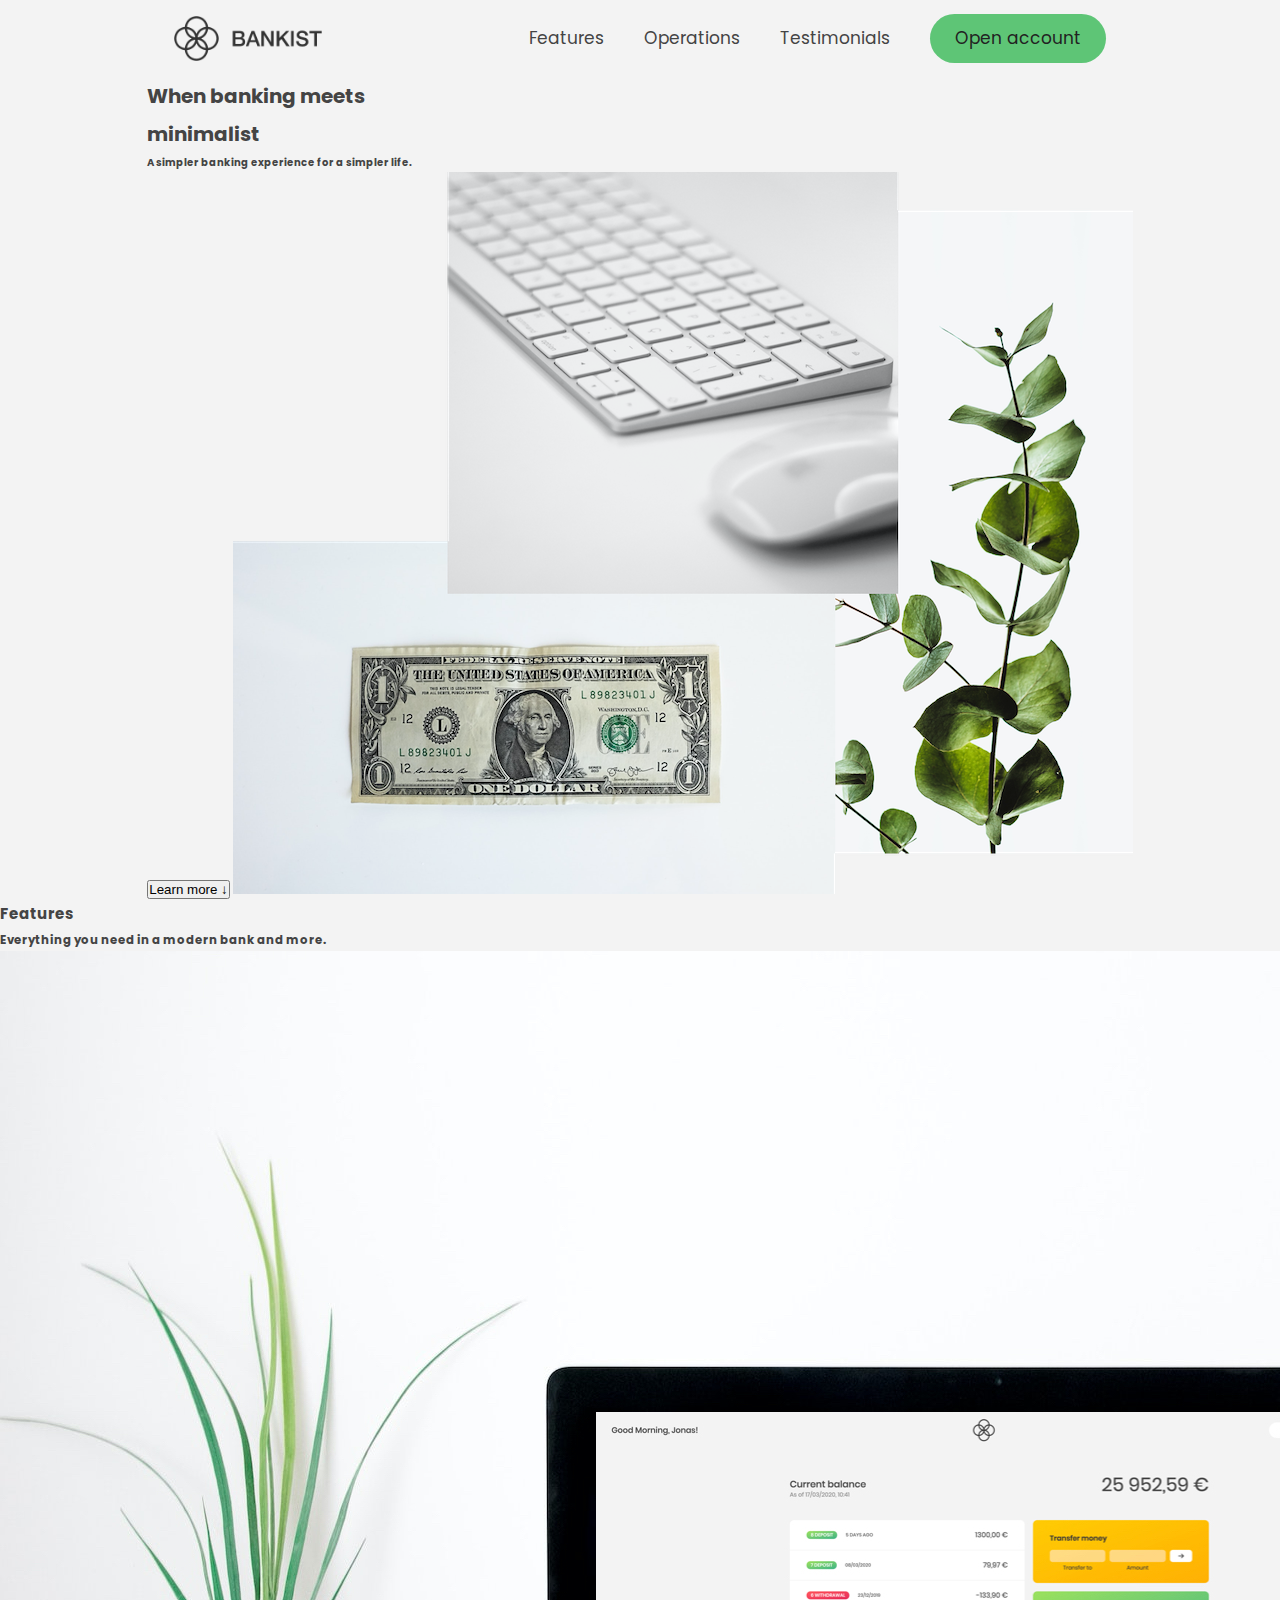
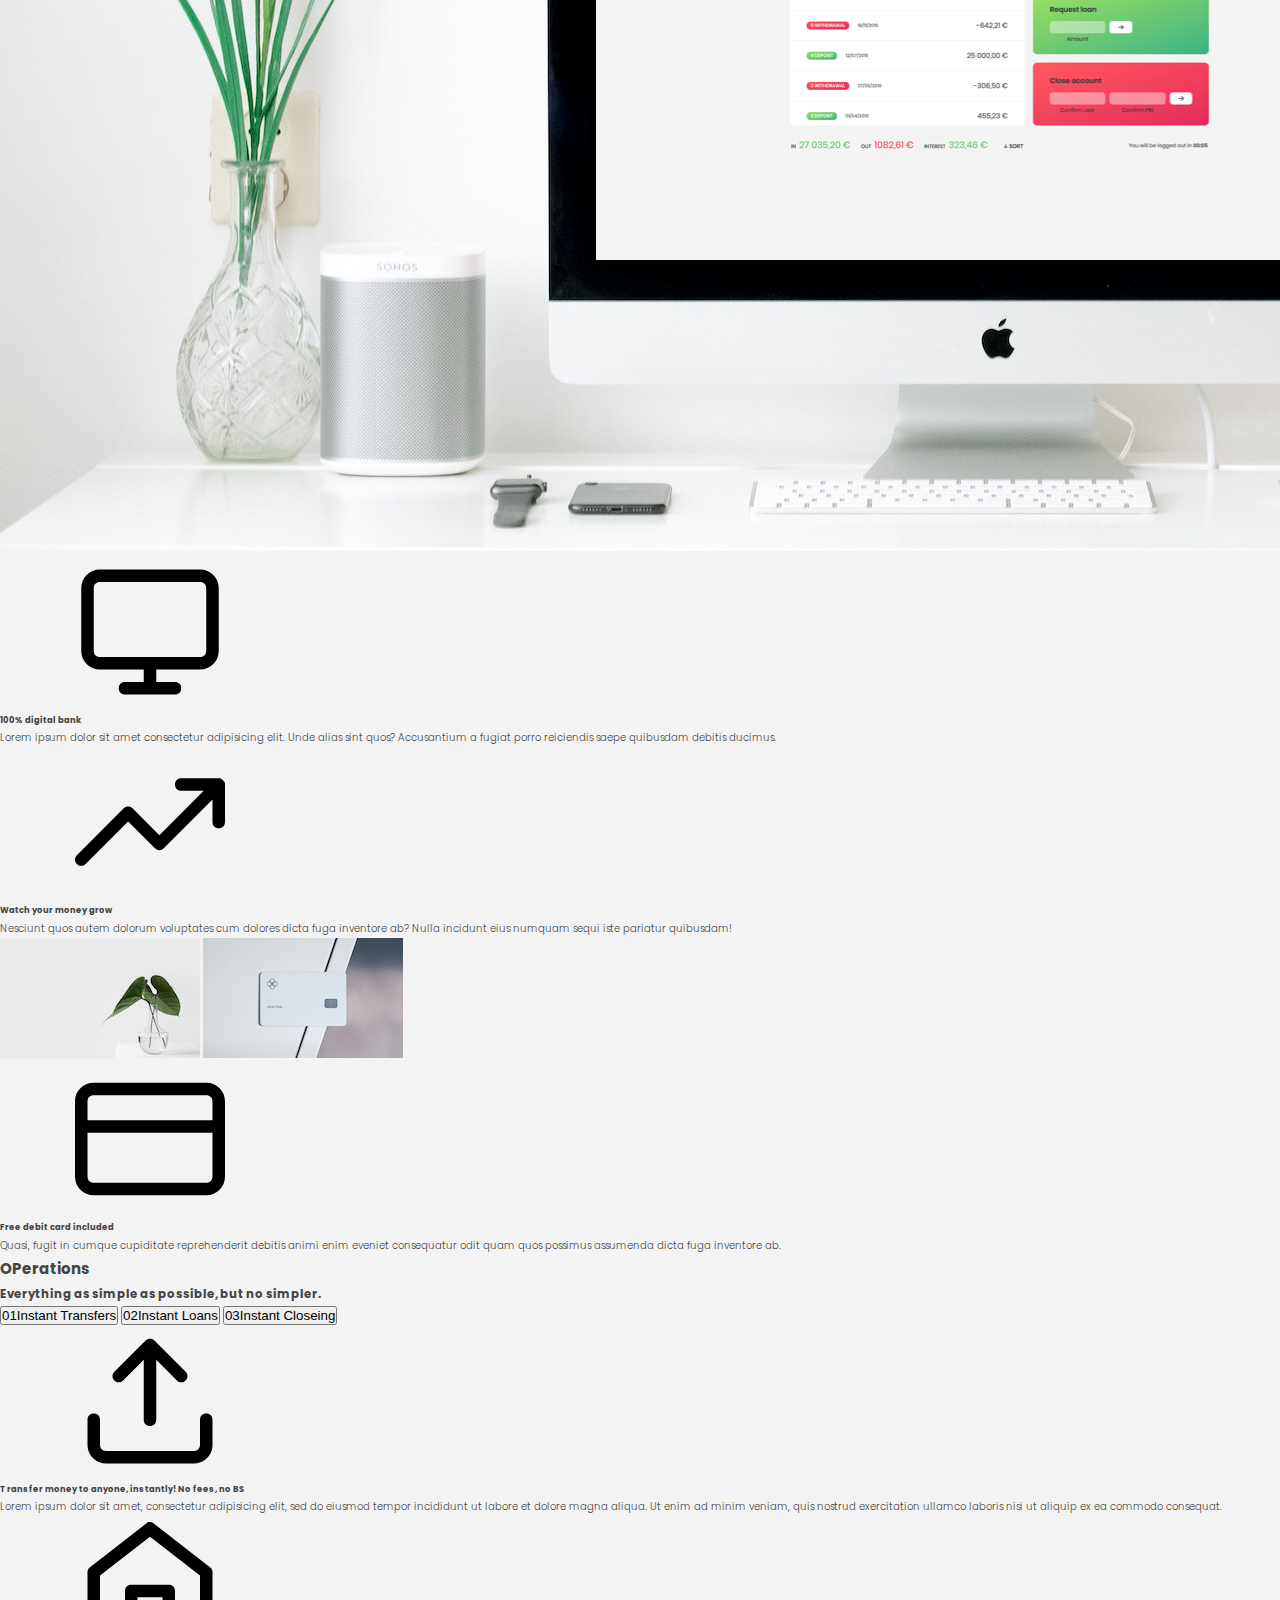
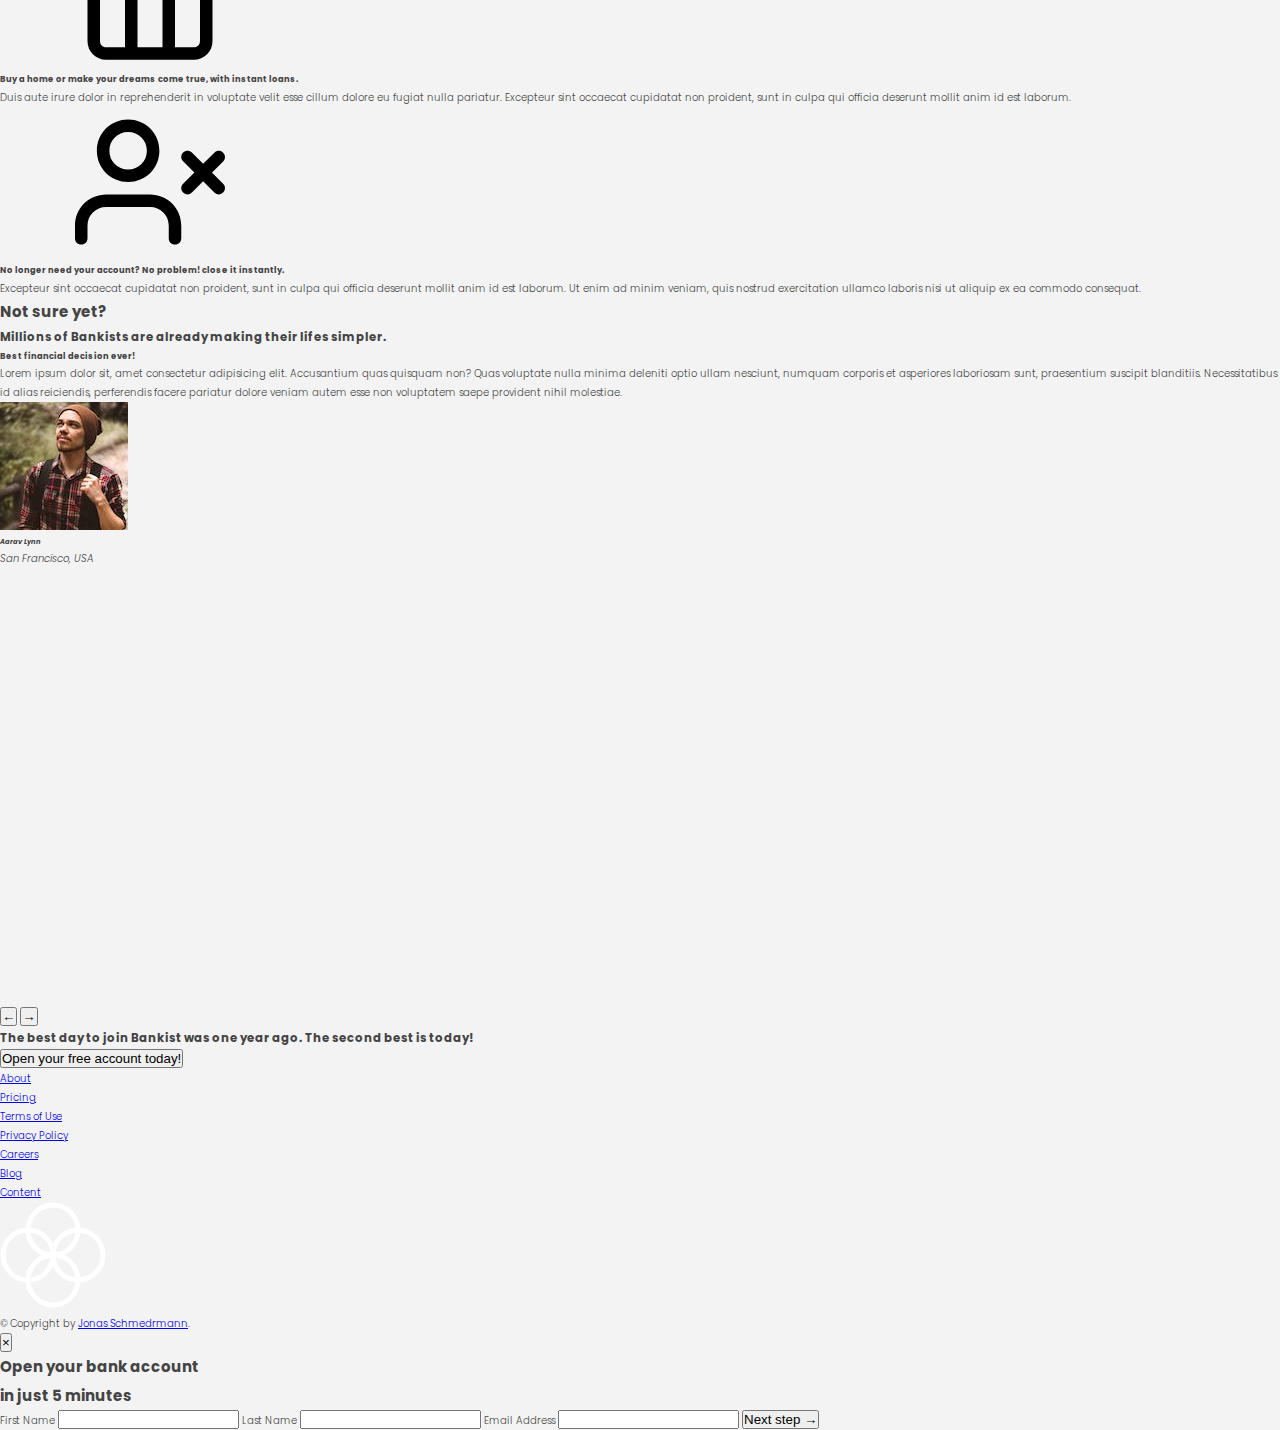
<file: Bankist/index.html>
<!DOCTYPE html>
<html lang="en">
  <head>
    <meta charset="UTF-8" />
    <meta name="viewport" content="width=device-width, initial-scale=1.0" />
    <link rel="shortcut icon" type="image/png" href="img/icon.png" />

    <link
      href="https://fonts.googleapis.com/css?family=Poppins:300,400,500,600&display=swap"
      rel="stylesheet"
    />
    <link rel="stylesheet" href="style.css" />
    <title>Bankist | When Banking meets Minimalist</title>

    <script defer src="script.js"></script>
  </head>
  <body>
    <header class="header">
      <nav class="nav">
        <img
          src="./img/logo.png"
          alt="Bankist logo"
          class="nav__logo"
          id="logo"
          designer="Jonas"
          data-version-number="3.0"
        />
        <ul class="nav__links">
          <li class="nav__item">
            <a href="#section--1" class="nav__link">Features</a>
          </li>
          <li class="nav__item">
            <a href="#section--2" class="nav__link">Operations</a>
          </li>
          <li class="nav__item">
            <a href="#section--3" class="nav__link">Testimonials</a>
          </li>
          <li class="nav__item">
            <a href="#" class="nav__link nav__link--btn btn--show-modal"
              >Open account</a
            >
          </li>
        </ul>
      </nav>
      <div class="header__title">
        <h1>
          When <span class="highlight">banking</span> meets <br /><span
            class="highlight"
            >minimalist</span
          >
        </h1>
        <h4>A simpler banking experience for a simpler life.</h4>
        <button class="btn--text btn--scroll-to">Learn more &DownArrow;</button>
        <img
          src="./img/hero.png"
          alt="Minimalist bank items"
          class="header__img"
        />
      </div>
    </header>
    <section class="section" id="section--1">
      <div class="section__title">
        <h2 class="section__description">Features</h2>
        <h3 class="section__header">
          Everything you need in a modern bank and more.
        </h3>
      </div>
      <div class="features">
        <img
          src="./img/digital-lazy.jpg"
          alt="Computer"
          data-src="img/digital.jpg"
          class="features__img lazy-img"
        />
        <div class="features__feature">
          <div class="features__icon">
            <svg>
              <use xlink:href="img/icons.svg#icon-monitor"></use>
            </svg>
          </div>
          <h5 class="features__header">100% digital bank</h5>
          <p>
            Lorem ipsum dolor sit amet consectetur adipisicing elit. Unde alias
            sint quos? Accusantium a fugiat porro reiciendis saepe quibusdam
            debitis ducimus.
          </p>
        </div>
        <div class="features__feature">
          <div class="features__icon">
            <svg>
              <use xlink:href="img/icons.svg#icon-trending-up"></use>
            </svg>
          </div>
          <h5 class="features__header">Watch your money grow</h5>
          <p>
            Nesciunt quos autem dolorum voluptates cum dolores dicta fuga
            inventore ab? Nulla incidunt eius numquam sequi iste pariatur
            quibusdam!
          </p>
        </div>
        <img
          src="./img/grow-lazy.jpg"
          alt="Plant"
          data-src="img/grow.jpg"
          class="features__img lazy-img"
        />
        <img
          src="img/card-lazy.jpg"
          alt="Credit card"
          data-src="img/card.jpg"
          class="features__img lazy-img"
        />
        <div class="features__feature">
          <div class="features__icon">
            <svg>
              <use xlink:href="img/icons.svg#icon-credit-card"></use>
            </svg>
          </div>
          <h5 class="features__header">Free debit card included</h5>
          <p>
            Quasi, fugit in cumque cupiditate reprehenderit debitis animi enim
            eveniet consequatur odit quam quos possimus assumenda dicta fuga
            inventore ab.
          </p>
        </div>
      </div>
    </section>
    <section class="section" id="section--2">
      <div class="section__title">
        <h2 class="section__description">OPerations</h2>
        <h3 class="section__header">
          Everything as simple as possible, but no simpler.
        </h3>
      </div>
      <div class="operations">
        <div class="operations__tab-container">
          <button
            class="btn operations__tab operations__tab--1 operations__tab--active"
            data-tab="1"
          >
            <span>01</span>Instant Transfers
          </button>
          <button class="btn operations__tab operations__tab--2" data-tab="2">
            <span>02</span>Instant Loans
          </button>
          <button class="btn operations__tab operations__tab--3" data-tab="3">
            <span>03</span>Instant Closeing
          </button>
        </div>
        <div
          class="operations__content operations__content--1 operations__content--active"
        >
          <div class="operations__icon operations__icon--1">
            <svg>
              <use xlink:href="img/icons.svg#icon-upload"></use>
            </svg>
          </div>
          <h5 class="operations__header">
            Transfer money to anyone, instantly! No fees, no BS
          </h5>
          <p>
            Lorem ipsum dolor sit amet, consectetur adipisicing elit, sed do
            eiusmod tempor incididunt ut labore et dolore magna aliqua. Ut enim
            ad minim veniam, quis nostrud exercitation ullamco laboris nisi ut
            aliquip ex ea commodo consequat.
          </p>
        </div>
        <div class="operations__content operations__content--2">
          <div class="operations__icon operations__icon--2">
            <svg>
              <use xlink:href="img/icons.svg#icon-home"></use>
            </svg>
          </div>
          <h5 class="operations__header">
            Buy a home or make your dreams come true, with instant loans.
          </h5>
          <p>
            Duis aute irure dolor in reprehenderit in voluptate velit esse
            cillum dolore eu fugiat nulla pariatur. Excepteur sint occaecat
            cupidatat non proident, sunt in culpa qui officia deserunt mollit
            anim id est laborum.
          </p>
        </div>
        <div class="operations__content operations__content--3">
          <div class="operations__icon operations__icon--3">
            <svg>
              <use xlink:href="img/icons.svg#icon-user-x"></use>
            </svg>
          </div>
          <h5 class="operations__header">
            No longer need your account? No problem! close it instantly.
          </h5>
          <p>
            Excepteur sint occaecat cupidatat non proident, sunt in culpa qui
            officia deserunt mollit anim id est laborum. Ut enim ad minim
            veniam, quis nostrud exercitation ullamco laboris nisi ut aliquip ex
            ea commodo consequat.
          </p>
        </div>
      </div>
    </section>
    <section class="section" id="section--3">
      <div class="section__title section-title--testimonials">
        <h2 class="section__description">Not sure yet?</h2>
        <h3 class="section__header">
          Millions of Bankists are already making their lifes simpler.
        </h3>
      </div>
      <div class="slider">
        <div class="slide">
          <div class="testimonial">
            <h5 class="testimonial__header">Best financial decision ever!</h5>
            <blockquote class="testimonial__text">
              Lorem ipsum dolor sit, amet consectetur adipisicing elit.
              Accusantium quas quisquam non? Quas voluptate nulla minima
              deleniti optio ullam nesciunt, numquam corporis et asperiores
              laboriosam sunt, praesentium suscipit blanditiis. Necessitatibus
              id alias reiciendis, perferendis facere pariatur dolore veniam
              autem esse non voluptatem saepe provident nihil molestiae.
            </blockquote>
            <address class="testimonial__author">
              <img src="img/user-1.jpg" alt="" class="testimonial__photo" />
              <h6 class="testimonial__name">Aarav Lynn</h6>
              <p class="testimonial__location">San Francisco, USA</p>
            </address>
          </div>
        </div>
        <div class="slide">
          <div class="testimonial">
            <h5 class="testimonial__header">
              The last step to becoming a complete minimalist
            </h5>
            <blockquote class="testimonial__text">
              Quisquam itaque deserunt ullam, quia ea repellendus provident,
              ducimus neque ipsam modi voluptatibus doloremque, corrupti
              laborum. Incidunt numquam perferendis veritatis neque repellendus.
              Lorem, ipsum dolor sit amet consectetur adipisicing elit. Illo
              deserunt exercitationem deleniti.
            </blockquote>
            <address class="testimonial__author">
              <img src="img/user-2.jpg" alt="" class="testimonial__photo" />
              <h6 class="testimonial__name">Miyah Miles</h6>
              <p class="testimonial__location">London, UK</p>
            </address>
          </div>
        </div>
        <div class="slide">
          <div class="testimonial">
            <h5 class="testimonial__header">
              Finally free from old-school banks
            </h5>
            <blockquote class="testimonial__text">
              Debitis, nihil sit minus suscipit magni aperiam vel tenetur
              incidunt commodi architecto numquam omnis nulla autem,
              necessitatibus blanditiis modi similique quidem. Odio aliquam
              culpa dicta beatae quod maiores ipsa minus consequatur error sunt,
              deleniti saepe aliquid quos inventore sequi. Necessitatibus id
              alias reiciendis, perferendis facere.
            </blockquote>
            <address class="testimonial__author">
              <img src="img/user-3.jpg" alt="" class="testimonial__photo" />
              <h6 class="testimonial_name">Francisco Gomes</h6>
              <p class="testimonial__location">Lisbon, Portugal</p>
            </address>
          </div>
        </div>
        <button class="slider__btn slider__btn--left">&larr;</button>
        <button class="slider__btn slider__btn--right">&rarr;</button>
        <div class="dots"></div>
      </div>
    </section>
    <section class="section section--sign-up">
      <div class="section__title">
        <h3 class="section__header">
          The best day to join Bankist was one year ago. The second best is
          today!
        </h3>
      </div>
      <button class="btn btn--show-modal">Open your free account today!</button>
    </section>
    <footer class="footer">
      <ul class="footer__nav">
        <li class="footer__item"><a href="#" class="footer__link">About</a></li>
        <li class="footer__item">
          <a href="#" class="footer__link">Pricing</a>
        </li>
        <li class="footer__item">
          <a href="#" class="footer__link">Terms of Use</a>
        </li>
        <li class="footer__item">
          <a href="#" class="footer__link">Privacy Policy</a>
        </li>
        <li class="footer__item">
          <a href="#" class="footer__link">Careers</a>
        </li>
        <li class="footer__item"><a href="#" class="footer__link">Blog</a></li>
        <li class="footer__item">
          <a href="#" class="footer__link">Content</a>
        </li>
      </ul>
      <img src="img/icon.png" alt="Logo" class="footer__logo" />
      <p class="footer__copyright">
        &copy; Copyright by
        <a
          href="https://twitter.com/jonasschmedtman"
          target="_blank"
          class="footer__link twitter-link"
        >
          Jonas Schmedrmann</a
        >.
      </p>
    </footer>
    <div class="modal hidden">
      <button class="btn--close-modal">&times;</button>
      <h2 class="modal__header">
        Open your bank account <br />
        in just <span class="highlight">5 minutes</span>
      </h2>
      <form class="modal__form">
        <label>First Name</label>
        <input type="text" />
        <label>Last Name</label>
        <input type="text" />
        <label>Email Address</label>
        <input type="email" />
        <button class="btn">Next step &rarr;</button>
      </form>
    </div>
    <div class="overlay hidden"></div>
  </body>
</html>
</file>
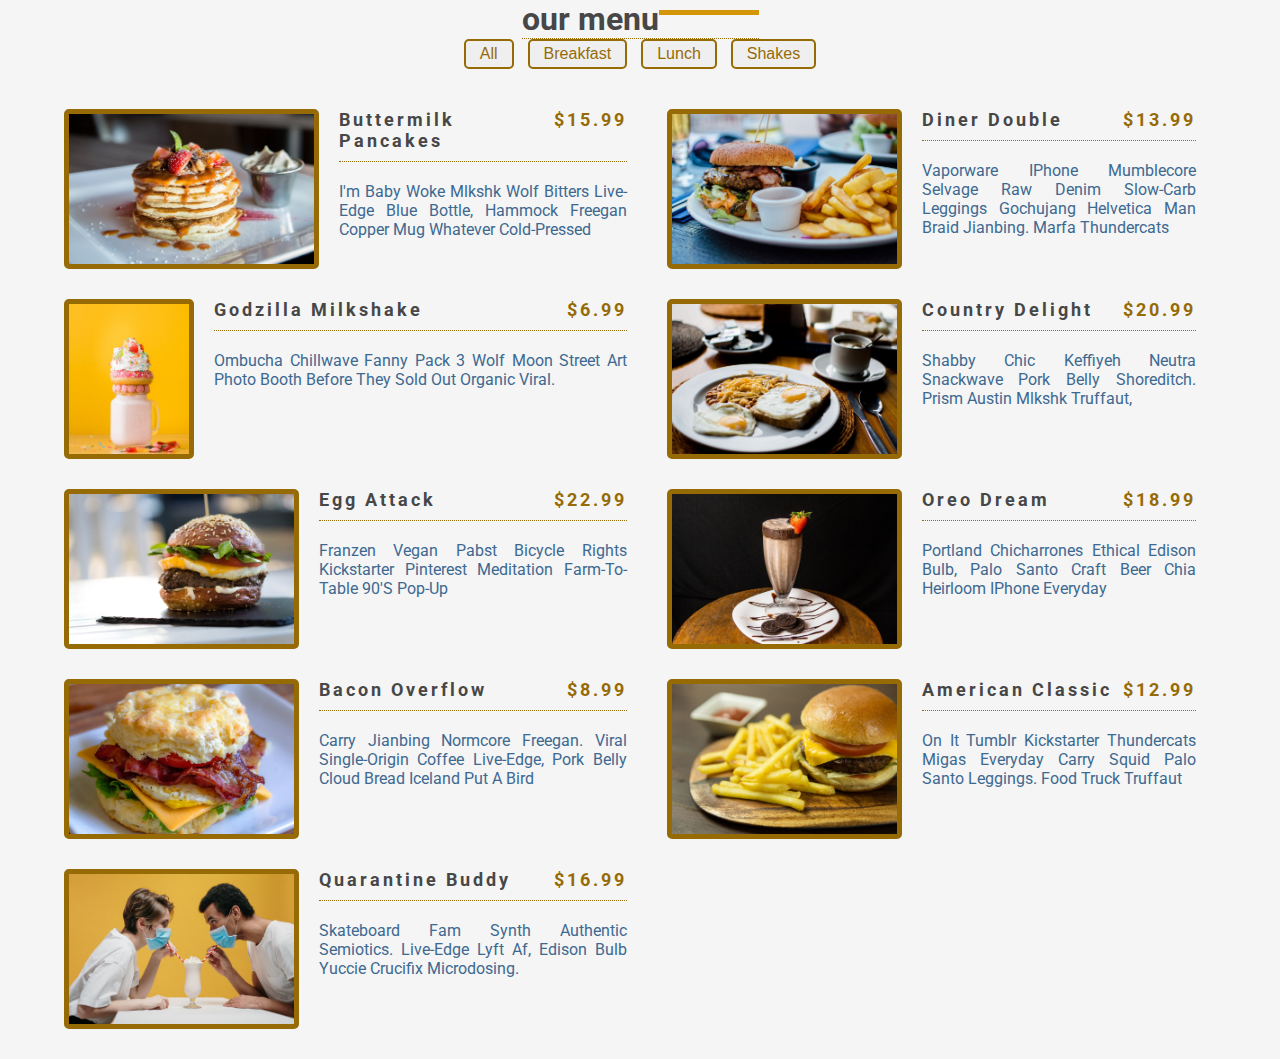
<file: Menu/index.html>
<!DOCTYPE html>
<html lang="en">
  <head>
    <meta charset="UTF-8" />
    <meta name="viewport" content="width=device-width, initial-scale=1.0" />
    <link rel="stylesheet" href="style.css" />
    <title>Menu</title>
  </head>
  <body>
    <header class="header">
      <h1>our menu</h1>
      <div class="underline"></div>
    </header>
    <main class="main">
      <div class="btn-container">
        <button class="filter-btn">All</button>
        <button class="filter-btn">Breakfast</button>
        <button class="filter-btn">Lunch</button>
        <button class="filter-btn">Shakes</button>
      </div>
      <section class="section-center">
        <article class="menu-item">
          <img src="./images/item-1.jpeg" alt="Menu item" class="photo" />
          <div class="item-info">
            <div class="header">
              <h4>buttermilk pancakes</h4>
              <h4 class="price">$15</h4>
            </div>
            <p class="text">
              Lorem ipsum dolor sit amet consectetur adipisicing elit.
              Repudiandae, sint quam. Et reprehenderit fugiat nesciunt inventore
              laboriosam excepturi! Quo, officia.
            </p>
          </div>
        </article>
        <article class="menu-item">
          <img src="./images/item-2.jpeg" alt="Menu item" class="photo" />
          <div class="item-info">
            <div class="header">
              <h4>buttermilk pancakes</h4>
              <h4 class="price">$15</h4>
            </div>
            <p class="text">
              Lorem ipsum dolor sit amet consectetur adipisicing elit.
              Repudiandae, sint quam. Et reprehenderit fugiat nesciunt inventore
              laboriosam excepturi! Quo, officia.
            </p>
          </div>
        </article>
        <article class="menu-item">
          <img src="./images/item-1.jpeg" alt="Menu item" class="photo" />
          <div class="item-info">
            <div class="header">
              <h4>buttermilk pancakes</h4>
              <h4 class="price">$15</h4>
            </div>
            <p class="text">
              Lorem ipsum dolor sit amet consectetur adipisicing elit.
              Repudiandae, sint quam. Et reprehenderit fugiat nesciunt inventore
              laboriosam excepturi! Quo, officia.
            </p>
          </div>
        </article>
      </section>
    </main>
    <script src="app.js"></script>
  </body>
</html>
</file>
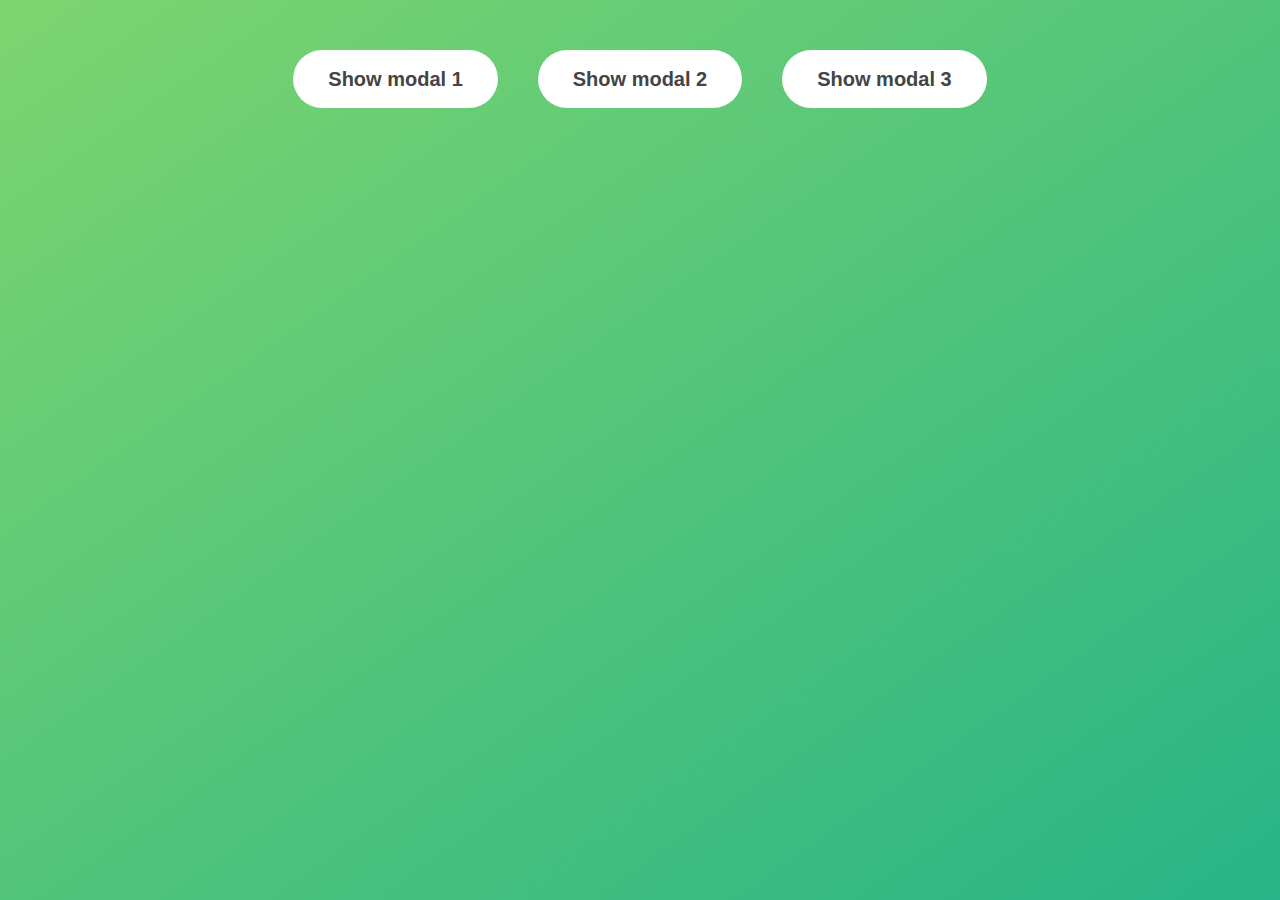
<file: modal/index.html>
<!DOCTYPE html>
<html lang="en">
  <head>
    <meta charset="UTF-8" />
    <meta name="viewport" content="width=device-width, initial-scale=1.0" />
    <link rel="stylesheet" href="style.css" />
    <title>Modal Window</title>
  </head>
  <body>
    <button class="show-modal">Show modal 1</button>
    <button class="show-modal">Show modal 2</button>
    <button class="show-modal">Show modal 3</button>

    <div class="modal hidden">
      <button class="close-modal">&times;</button>
      <h1>I'm a modal window 😍</h1>
      <p>
        Lorem ipsum dolor sit amet, consectetur adipisicing elit, sed do eiusmod
        tempor incididunt ut labore et dolore magna aliqua. Ut enim ad minim
        veniam, quis nostrud exercitation ullamco laboris nisi ut aliquip ex ea
        commodo consequat. Duis aute irure dolor in reprehenderit in voluptate
        velit esse cillum dolore eu fugiat nulla pariatur. Excepteur sint
        occaecat cupidatat non proident, sunt in culpa qui officia deserunt
        mollit anim id est laborum.
      </p>
    </div>
    <div class="overlay hidden"></div>
    <script src="script.js"></script>
  </body>
</html>
</file>
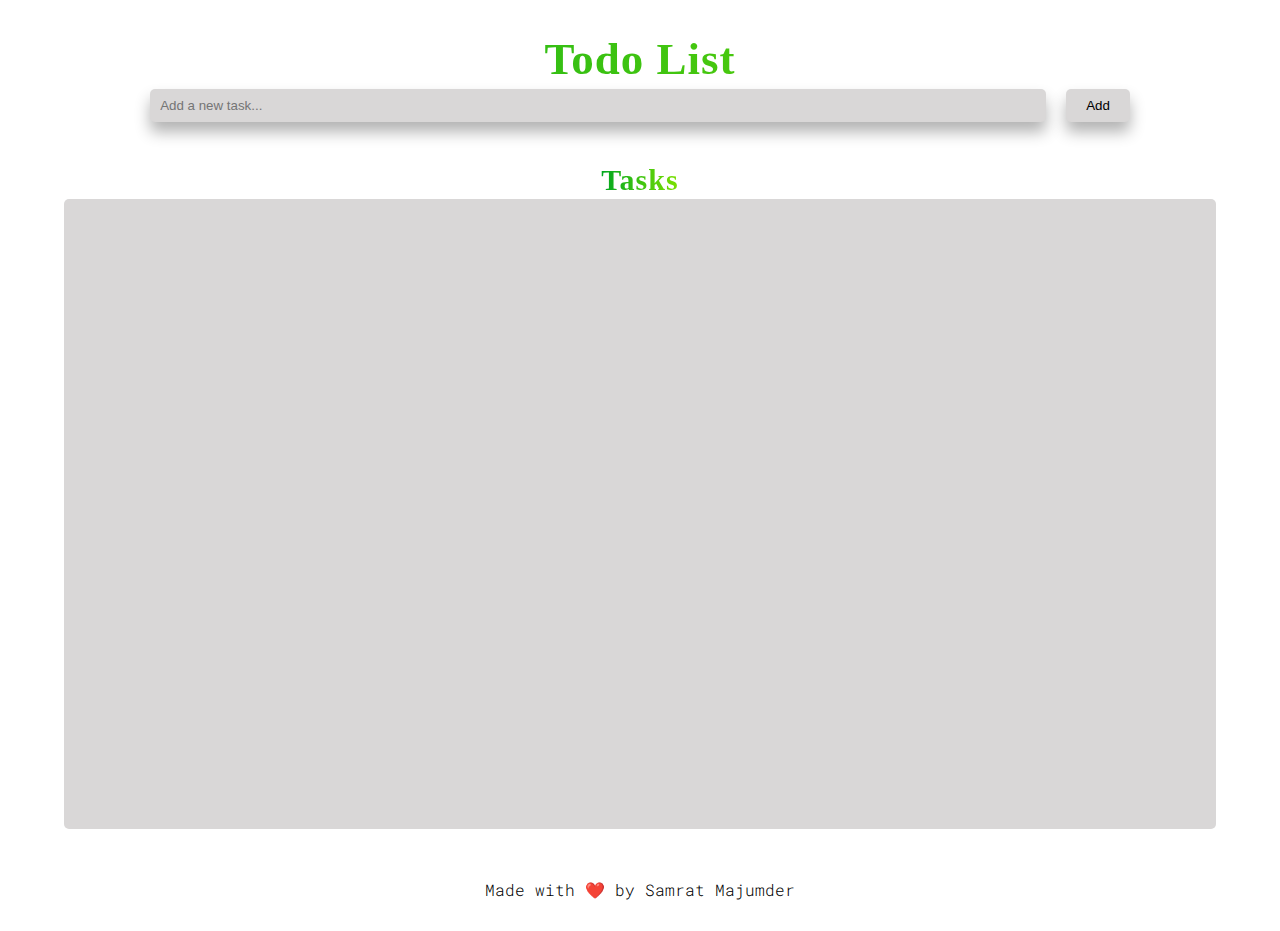
<file: todo__list/index.html>
<!DOCTYPE html>
<html lang="en">
  <head>
    <meta charset="UTF-8" />
    <meta name="viewport" content="width=device-width, initial-scale=1.0" />
    <link rel="shortcut icon" type="image/png" href="./1560.png" />
    <link rel="stylesheet" href="./style.css" />

    <title>Todo List</title>
  </head>
  <body>
    <header class="header">
      <h1 class="header__title">Todo List</h1>
      <div class="header__input-container">
        <input
          type="text"
          id="taskInput"
          placeholder="Add a new task..."
          class="input"
        />
        <button class="btn input-btn">Add</button>
      </div>
    </header>
    <main class="main">
      <h2>Tasks</h2>
      <ul class="todo__container">
        <!-- <li class="todo__item">
          Jearn JS
          <div class="btn-container">
            <button class="btn edit-btn">Edit</button
            ><button class="btn delete-btn">Delete</button>
          </div>
        </li>
        <li class="todo__item">
          Build projects
          <div class="btn-container">
            <button class="btn edit-btn">Edit</button
            ><button class="btn delete-btn">Delete</button>
          </div>
        </li>
        <li class="todo__item">
          Apply for Job
          <div class="btn-container">
            <button class="btn edit-btn">Edit</button
            ><button class="btn delete-btn">Delete</button>
          </div>
        </li>
        <li class="todo__item">
          Get Job
          <div class="btn-container">
            <button class="btn edit-btn">Edit</button
            ><button class="btn delete-btn">Delete</button>
          </div>
        </li>
        <li class="todo__item">
          Earn money
          <div class="btn-container">
            <button class="btn edit-btn">Edit</button
            ><button class="btn delete-btn">Delete</button>
          </div>
        </li> -->
      </ul>
    </main>
    <footer class="footer">
      <p class="footer__text">Made with ❤️ by Samrat Majumder</p>
    </footer>
    <script src="script.js"></script>
  </body>
</html>
</file>
<file: Bankist/style.css>
:root {
  --color-primary: #5ec576;
  --color-secondary: #ffcb03;
  --color-tertiary: #ff585f;
  --color-primary-darker: #4bbb7d;
  --color-secondary-darker: #ffbb00;
  --color-tertiary-darker: #fd424b;
  --color-primary-opacity: #5ec5763a;
  --color-secondary-opacity: #ffcd0331;
  --color-tertiary-opacity: #ff58602d;
  --gradient-primary: linear-gradient(to top left, #39b385, #9be15d);
  --gradient-secondary: linear-gradient(to top left, #ffb003, #ffcb03);
}

* {
  margin: 0;
  padding: 0;
  box-sizing: inherit;
}

html {
  font-size: 62.5%;
  box-sizing: border-box;
}

body {
  font-family: 'Poppins', sans-serif;
  font-weight: 300;
  color: #444;
  line-height: 1.9;
  background-color: #f3f3f3;
}

/* Navigation */
.nav {
  display: flex;
  justify-content: space-around;
  align-items: center;
  height: 9rem;
  width: 100%;
  padding: 0 6rem;
  z-index: 100;
}

.nav.sticky {
  position: fixed;
  background-color: rgba(255, 255, 255, 0.95);
}

.nav__logo {
  height: 4.5rem;
  transition: all 0.3s;
}

.nav__links {
  display: flex;
  align-items: center;
  list-style: none;
}

.nav__item {
  margin-left: 4rem;
}

.nav__link:link,
.nav__link:visited {
  font-size: 1.7rem;
  font-weight: 400;
  color: inherit;
  text-decoration: none;
  display: block;
  transition: all 0.3s;
}

.nav__link--btn:link,
.van__link--btn:visited {
  padding: 0.8rem 2.5rem;
  border-radius: 3rem;
  background-color: var(--color-primary);
  color: #222;
}

.nav__link--btn:hover,
.nav__link--btn:active {
  color: inherit;
  background-color: var(--color-primary-darker);
  color: #333;
}

.header {
  padding: 0 3rem;
  height: 100vh;
  display: flex;
  flex-direction: column;
  align-items: center;
}
</file>
<file: Menu/style.css>
@import url('https://fonts.googleapis.com/css2?family=Roboto:ital,wght@0,100..900;1,100..900&display=swap');

*,
*::after,
*::before {
  margin: 0;
  padding: 0;
  box-sizing: inherit;
}

html {
  font-size: 62.5%;
  box-sizing: border-box;
}

body {
  font-family: 'Roboto', sans-serif;
  font-size: 1.6rem;
  background-color: #f5f5f5;
  color: #474747;
  display: flex;
  flex-direction: column;
  align-items: center;
  justify-content: center;
}

.heading {
  display: flex;
  flex-direction: column;
  justify-content: center;
  align-items: center;
  margin: 3rem 0;
}

.heading h1 {
  font-size: 4rem;
  text-transform: capitalize;
  color: #d49606;
}

.underline {
  width: 10rem;
  height: 0.5rem;
  background-color: #d49606;
  margin-top: 1rem;
}

.btn-container {
  display: flex;
  justify-content: center;
  align-items: center;
  margin-bottom: 4rem;
}

.filter-btn:not(:last-child) {
  margin-right: 1.4rem;
}
.filter-btn {
  /* 966b06 */
  font-size: 1.6rem;
  text-transform: capitalize;
  padding: 4px 1.4rem;
  border: 2px solid #966b06;
  border-radius: 5px;
  color: #966b06;
  cursor: pointer;
  transition: all 0.3s ease;
}

.filter-btn:hover {
  background-color: #966b06;
  color: #fff;
}

.section-center {
  width: 90vw;
  margin: 0 auto;
  max-width: 117rem;
  display: grid;
  grid-template-columns: auto auto;
  grid-column-gap: 2rem;
  justify-items: center;
}

.menu-item {
  display: flex;
  margin: 0 2rem 3rem 0;
}

.photo {
  object-fit: cover;
  height: 16rem;
  border: 5px solid #966b06;
  border-radius: 5px;
  margin-right: 2rem;
}

.header {
  display: flex;
  justify-content: space-between;
  border-bottom: 1px dotted #966b06;
}

.header h4 {
  font-size: 1.8rem;
  text-transform: capitalize;
  margin-bottom: 1rem;
  letter-spacing: 3px;
}

.price {
  color: #966b06;
  font-size: 1.4rem;
}

.text {
  margin-top: 2rem;
  color: #3d6991;
  text-align: justify;
  text-transform: capitalize;
}
/* @media screen and (min-width: 768px) {
  .menu-item {
    grid-template-columns: 225px 1fr;
    gap: 0 2rem;
    max-width: 64rem;
  }
  .photo {
    height: 175px;
  }
}
@media screen and (min-width: 1200px) {
  .section-center {
    width: 95vw;
    grid-template-columns: 1fr 1fr;
  }
  .photo {
    height: 150px;
  }
} */
</file>
<file: modal/style.css>
*,
*::after,
*::before {
  margin: 0;
  padding: 0;
  box-sizing: inherit;
}

html {
  font-size: 62.5%;
  box-sizing: border-box;
}

body {
  font-family: sans-serif;
  color: #333;
  line-height: 1.5;
  height: 100vh;
  position: relative;
  display: flex;
  align-items: flex-start;
  justify-content: center;
  background: linear-gradient(to top left, #28b487, #7dd56f);
}

.show-modal {
  font-size: 2rem;
  font-weight: 600;
  padding: 1.75rem 3.5rem;
  margin: 5rem 2rem;
  border: none;
  background-color: #fff;
  color: #444;
  border-radius: 10rem;
  cursor: pointer;
}

.close-modal {
  position: absolute;
  top: 1.2rem;
  right: 2rem;
  font-size: 5rem;
  color: #333;
  cursor: pointer;
  border: none;
  background: none;
}

h1 {
  font-size: 2.5rem;
  margin-bottom: 2rem;
}

p {
  font-size: 1.8rem;
}

.hidden {
  display: none;
}

.modal {
  position: absolute;
  top: 50%;
  left: 50%;
  transform: translate(-50%, -50%);
  width: 70%;
  background-color: #fff;
  padding: 6rem;
  border-radius: 5px;
  box-shadow: 0 3rem 5rem rgba(0, 0, 0, 0.3);
  z-index: 10;
}

.overlay {
  position: absolute;
  top: 0;
  left: 0;
  width: 100%;
  height: 100%;
  background-color: rgba(0, 0, 0, 0.6);
  backdrop-filter: blur(3px);
  z-index: 5;
}
</file>
<file: todo__list/style.css>
@import url('https://fonts.googleapis.com/css2?family=Roboto+Mono:ital,wght@0,100..700;1,100..700&display=swap');

* {
  margin: 0;
  padding: 0;
  box-sizing: inherit;
}

html {
  box-sizing: border-box;
  font-size: 62.5%;
}

body {
  font-family: 'Roboto Mono', monospace;
  font-size: 1.6rem;
  font-weight: 300;
  line-height: 1.3;
  padding: 30px;
}

.header {
  height: 10vh;
  text-align: center;
  margin-bottom: 4rem;
}

.header__title {
  font-size: 4.5rem;
  font-weight: 700;
  font-family: 'Brush Script MT', cursive;
  letter-spacing: 1px;
  background-image: linear-gradient(to right, #00a621, #7ce100);
  background-clip: text;
  -webkit-background-clip: text;
  color: transparent;
}

.input {
  width: 70vw;
  padding: 0.9rem 1rem;
  border: none;
  background-color: #d9d7d7;
  border-radius: 5px;
  color: #000;
  box-shadow: 0 1rem 1.5rem rgba(0, 0, 0, 0.3);
  margin-right: 1rem;
  transition: all 0.3s ease-in-out;
}

.input:focus {
  outline: none;
  border-bottom: 1px solid #000000;
  box-shadow: 0 1.5rem 2rem rgba(0, 0, 0, 0.3);
  transform: translateY(-2px);
}

.btn {
  cursor: pointer;
  padding: 0.9rem 2rem;
  border: none;
  background-color: #d9d7d7;
  border-radius: 5px;
  box-shadow: 0 1rem 1.5rem rgba(0, 0, 0, 0.3);
}

.btn:hover {
  border-bottom: 1px solid #000000;
  transition: all 0.3s ease-in-out;
  transform: translateY(-2px);
  box-shadow: 0 1.5rem 2rem rgba(0, 0, 0, 0.3);
}

.btn:active {
  transform: translateY(2px);
}

.main {
  display: flex;
  flex-direction: column;
  align-items: center;
  height: 80vh;
}

.main h2 {
  font-size: 3rem;
  font-weight: 700;
  font-family: 'Brush Script MT', cursive;
  letter-spacing: 1px;
  background-image: linear-gradient(to right, #00a621, #7ce100);
  background-clip: text;
  -webkit-background-clip: text;
  color: transparent;
}

.todo__container {
  list-style: none;
  display: flex;
  flex-direction: column;
  align-items: center;
  width: 90vw;
  height: 70vh;
  overflow-y: auto;
  padding: 2rem 4rem;
  border-radius: 5px;
  background-color: #d9d7d7;
}

.todo__item {
  width: 100%;
  display: flex;
  justify-content: space-between;
  align-items: center;
  margin-bottom: 2rem;
  background-color: #fff;
  padding: 1rem 2rem;
  border-radius: 5px;
  box-shadow: 0 1rem 1.5rem rgba(0, 0, 0, 0.3);
}

.btn-container {
  display: flex;
  justify-content: space-between;
  align-items: center;
  width: 15rem;
}

.footer {
  text-align: center;
}
</file>
